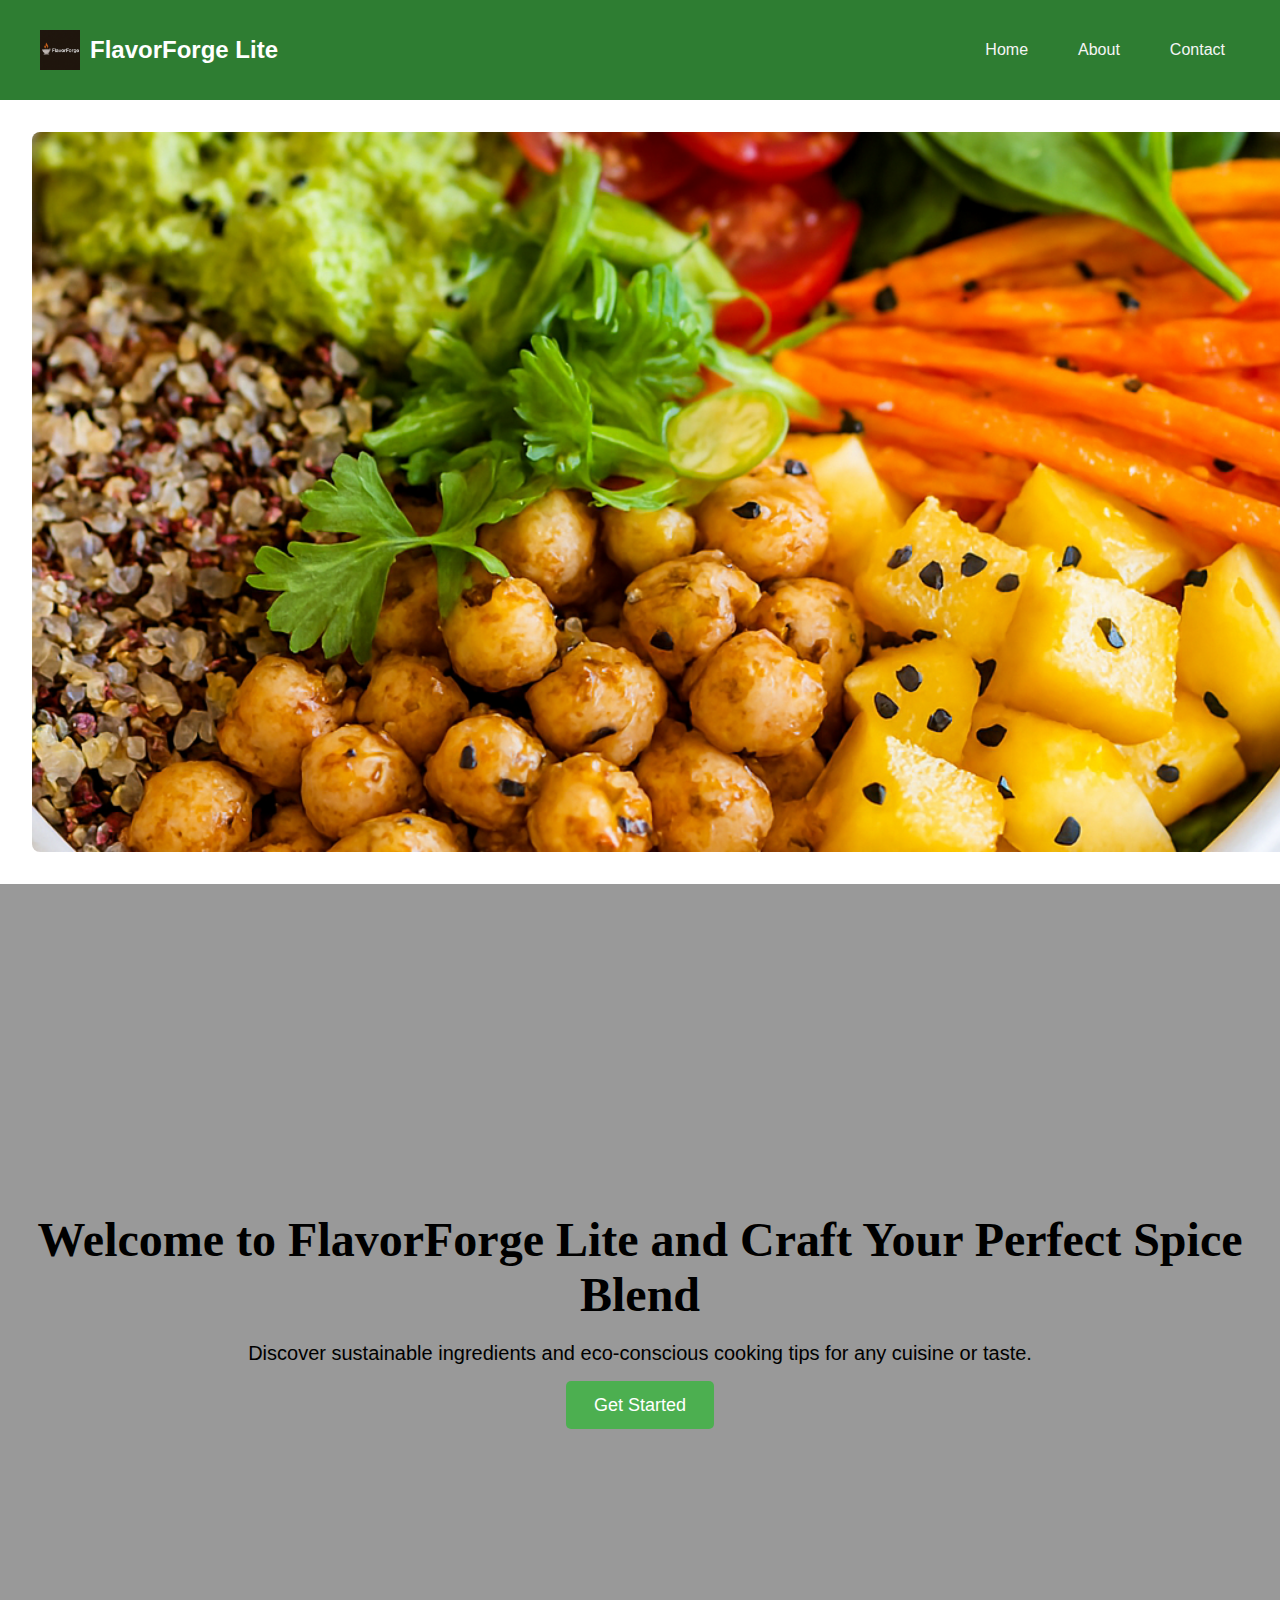
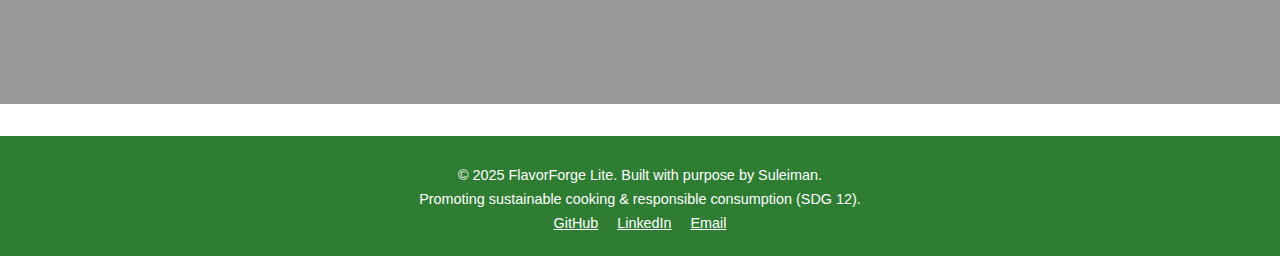
<file: index.html>
<!DOCTYPE html>
<html lang="en">
<head>
  <meta charset="UTF-8" />
  <meta name="viewport" content="width=device-width, initial-scale=1.0" />
  <title>FlavorForge Lite</title>
  <link rel="stylesheet" href="css/styles.css" />
</head>
<body>
  <header>
    <div class="logo">
      <img src="images/logo.png" alt="FlavorForge Logo" />
      <h1>FlavorForge Lite</h1>
    </div>  
    <nav>
      <ul>
        <li><a href="index.html">Home</a></li>
        <li><a href="about.html">About</a></li>
        <li><a href="contact.html">Contact</a></li>
      </ul>
    </nav>
  </header>

<section class="slider">
  <img
  id="slider-img"
  src="images/image1.png"
 
  sizes="(max-width: 768px) 100vw, (max-width: 1200px) 80vw, 60vw"
  alt="Sustainable Dish"
/>
</section>

 <section class="hero">
      <div class="hero-content">
        <h2>Welcome to FlavorForge Lite and Craft Your Perfect Spice Blend</h2>
        <p>Discover sustainable ingredients and eco-conscious cooking tips for any cuisine or taste.</p>
        <a href="contact.html" class="cta-button">Get Started</a>
      </div>
    </section>
    
  <footer>
  <div class="footer-content">
    <p>&copy; 2025 FlavorForge Lite. Built with purpose by Suleiman.</p>
    <p>Promoting sustainable cooking & responsible consumption (SDG 12).</p>
    <div class="social-links">
      <a href="https://github.com/yourusername" target="_blank">GitHub</a>
      <a href="https://linkedin.com/in/yourprofile" target="_blank">LinkedIn</a>
      <a href="mailto:contact@flavorforge.com">Email</a>
    </div>
  </div>
</footer>

 <script src="js/script.js"></script>
 
</body>
</html>
</file>
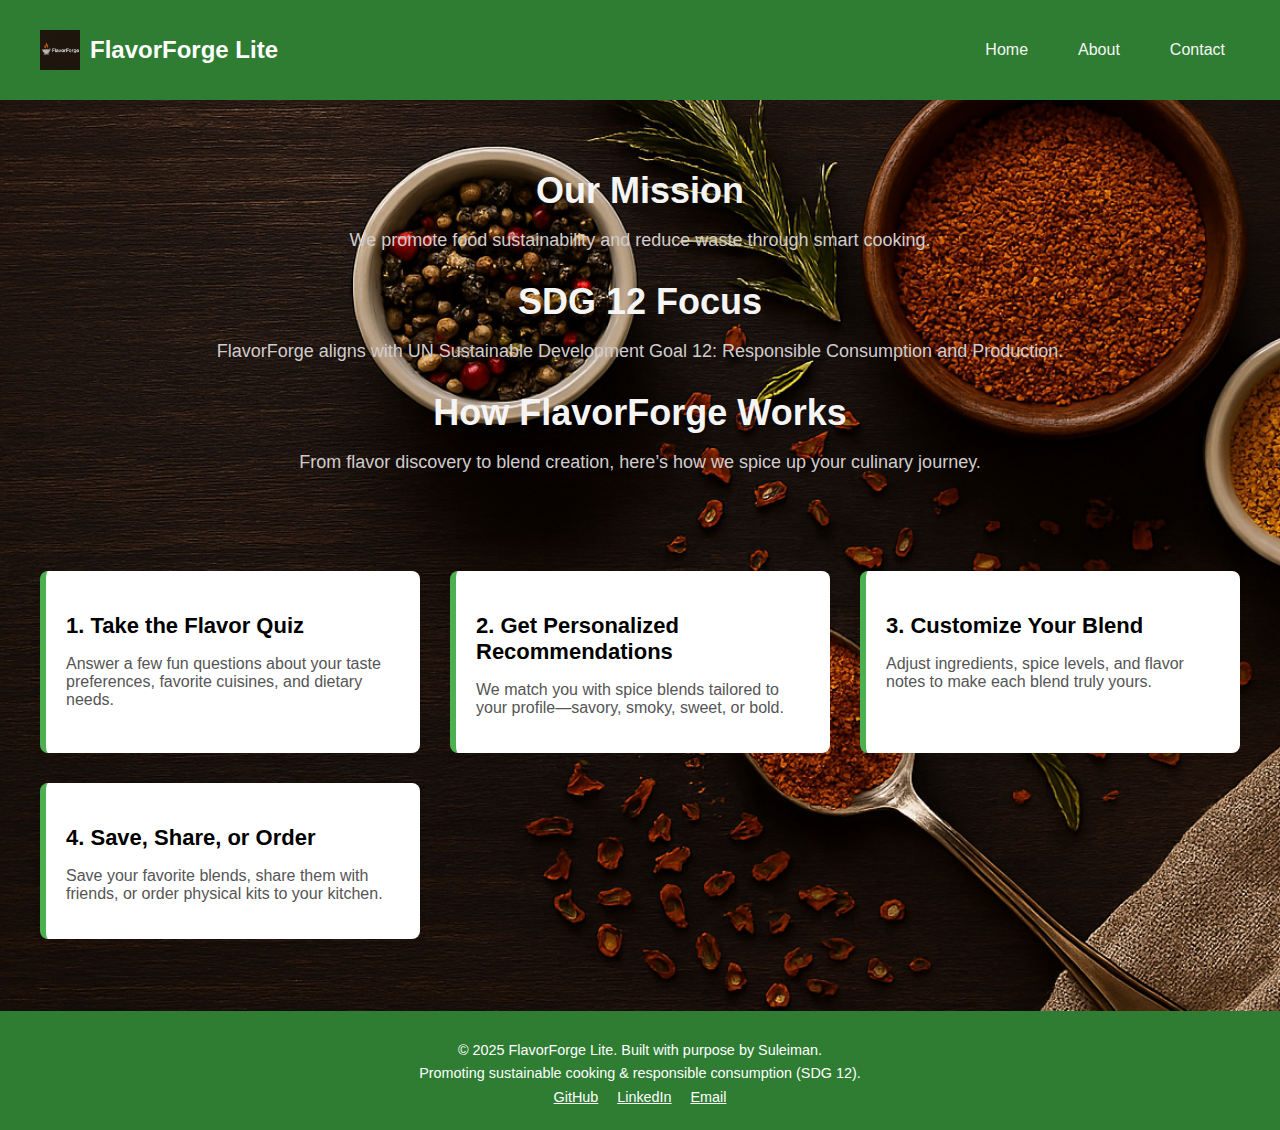
<file: about.html>
<!DOCTYPE html>
<html lang="en">
<head>
  <meta charset="UTF-8" />
  <meta name="viewport" content="width=device-width, initial-scale=1.0" />
  <title>About - FlavorForge Lite</title>
  <link rel="stylesheet" href="css/styles.css" />
  <style>
    body {
      background: url('images/b-g.png') no-repeat center center/cover;
      
        }
  </style>  
</head>
<body>
  <header>
    <div class="logo">
      <img src="images/logo.png" alt="FlavorForge Logo" />
      <h1>FlavorForge Lite</h1>
    </div>  
    <nav>
      <ul>
        <li><a href="index.html">Home</a></li>
        <li><a href="about.html">About</a></li>
        <li><a href="contact.html">Contact</a></li>
      </ul>
    </nav>
  </header>


<section class="intro">
    <h2>Our Mission</h2>
    <p>We promote food sustainability and reduce waste through smart cooking.</p>
    <h2>SDG 12 Focus</h3>
    <p>FlavorForge aligns with UN Sustainable Development Goal 12: Responsible Consumption and Production.</p>

    <h2>How FlavorForge Works</h2>
      <p>From flavor discovery to blend creation, here’s how we spice up your culinary journey.</p>
    </section>

    <section class="steps">
      <div class="step">
        <h3>1. Take the Flavor Quiz</h3>
        <p>Answer a few fun questions about your taste preferences, favorite cuisines, and dietary needs.</p>
      </div>

      <div class="step">
        <h3>2. Get Personalized Recommendations</h3>
        <p>We match you with spice blends tailored to your profile—savory, smoky, sweet, or bold.</p>
      </div>

      <div class="step">
        <h3>3. Customize Your Blend</h3>
        <p>Adjust ingredients, spice levels, and flavor notes to make each blend truly yours.</p>
      </div>

      <div class="step">
        <h3>4. Save, Share, or Order</h3>
        <p>Save your favorite blends, share them with friends, or order physical kits to your kitchen.</p>
      </div>
    </section>
  <footer>
  <div class="footer-content">
    <p>&copy; 2025 FlavorForge Lite. Built with purpose by Suleiman.</p>
    <p>Promoting sustainable cooking & responsible consumption (SDG 12).</p>
    <div class="social-links">
      <a href="https://github.com/yourusername" target="_blank">GitHub</a>
      <a href="https://linkedin.com/in/yourprofile" target="_blank">LinkedIn</a>
      <a href="mailto:contact@flavorforge.com">Email</a>
    </div>
  </div>
</footer>

</body>
</html>
</file>
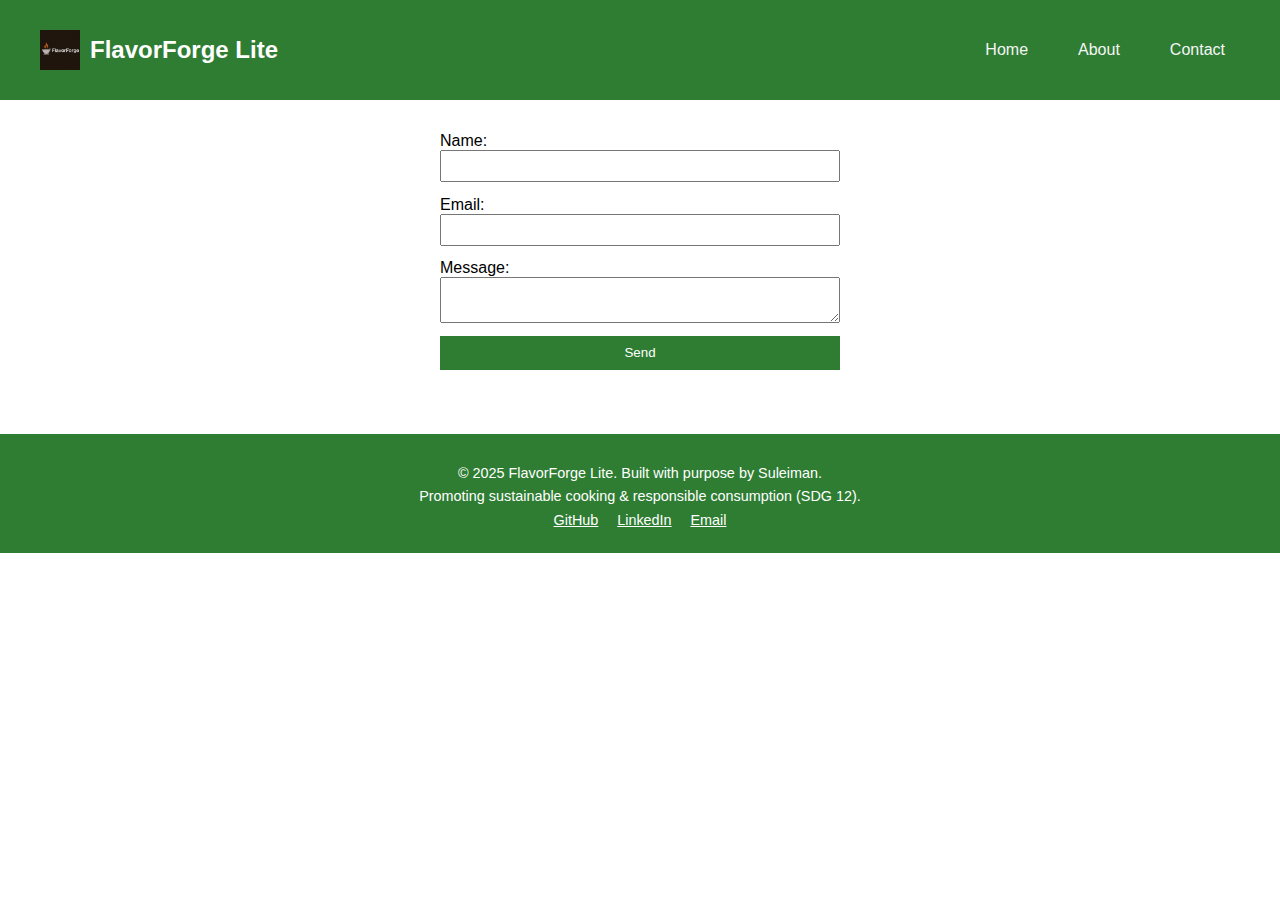
<file: contact.html>
<!DOCTYPE html>
<html lang="en">
<head>
  <meta charset="UTF-8" />
  <meta name="viewport" content="width=device-width, initial-scale=1.0" />
  <title>Contact - FlavorForge Lite</title>
  <link rel="stylesheet" href="css/styles.css" />
</head>
<body>
  <header>
    <div class="logo">
      <img src="images/logo.png" alt="FlavorForge Logo" />
      <h1>FlavorForge Lite</h1>
    </div>  
    <nav>
      <ul>
        <li><a href="index.html">Home</a></li>
        <li><a href="about.html">About</a></li>
        <li><a href="contact.html">Contact</a></li>
      </ul>
    </nav>
  </header>


  <section class="contact">
    <form id="contact-form">
      <label for="name">Name:</label>
      <input type="text" id="name" required />

      <label for="email">Email:</label>
      <input type="email" id="email" required />

      <label for="message">Message:</label>
      <textarea id="message" required></textarea>

      <button type="submit">Send</button>
    </form>
  </section>
  
<footer>
  <div class="footer-content">
    <p>&copy; 2025 FlavorForge Lite. Built with purpose by Suleiman.</p>
    <p>Promoting sustainable cooking & responsible consumption (SDG 12).</p>
    <div class="social-links">
      <a href="https://github.com/yourusername" target="_blank">GitHub</a>
      <a href="https://linkedin.com/in/yourprofile" target="_blank">LinkedIn</a>
      <a href="mailto:contact@flavorforge.com">Email</a>
    </div>
  </div>
</footer>

  <script src="js/script.js"></script>
</body>
</html>
</file>
<file: css/styles.css>
body {
  font-family: Arial, sans-serif;
  margin: 0;
  padding: 0;
}

header {
  background: #2e7d32;
  color: white;
  display: flex;
  justify-content: space-between;
  align-items: center;
  padding: 20px 40px;
  text-align: center;
}

.logo {
  display: flex;
  align-items: center;
}

.logo img {
  width: 40px;
  margin-right: 10px;
}

.logo h1 {
  font-size: 24px;
  color: #fff;
}

nav ul {
  display: flex;
  gap: 20px;
  list-style: none;
}

nav ul li a {
  color: whitesmoke;
  text-decoration: none;
  padding: 10px 15px;
  transition: background-color 0.3s ease, color 0.3s ease;
}

nav ul li a:hover {
  background-color: #4CAF50;
  color: white;
  border-radius: 6px;
}

section {
  padding: 2em;
}

.slider {
  width: 100%;
  max-width: 1920px;
  margin: auto;
  overflow: hidden;
}

/*Slider section*/
.slider img {
  width: 100%;
  height: auto;
  object-fit: cover;
  display: block;
  border-radius: 8px;
  aspect-ratio: 16 / 9;
}

/* Hero section */
.hero {
  display: flex;
  align-items: center;
  justify-content: center;
  height: calc(100vh - 80px);
  text-align: center;
  padding: 0 20px;
  background-color: rgba(0, 0, 0, 0.4);
}

.hero-content h2 {
  font-size: 48px;
  font-family: Georgia, serif;
  margin-bottom: 20px;
}

.hero-content p {
  font-size: 20px;
  margin-bottom: 30px;
}

.cta-button {
  background-color: #4CAF50;
  color: white;
  padding: 14px 28px;
  font-size: 18px;
  text-decoration: none;
  border-radius: 5px;
  transition: background-color 0.3s ease;
}

.cta-button:hover {
  background-color: #45a049;
}

form {
  display: flex;
  flex-direction: column;
  max-width: 400px;
  margin: auto;
}

input, textarea {
  margin-bottom: 1em;
  padding: 0.5em;
}

button {
  background: #2e7d32;
  color: white;
  border: none;
  padding: 0.7em;
  cursor: pointer;
}

@media (max-width: 600px) {
  nav a {
    display: block;
    margin: 0.5em 0;
  }
}

/* HOW IT WORKS */

.intro {
  text-align: center;
  padding: 40px 20px;
}

.intro h2 {
  font-size: 36px;
  margin-bottom: 10px;
  color: whitesmoke
}

.intro p {
  font-size: 18px;
  color: #d1cccc;
}

.steps {
  display: grid;
  grid-template-columns: repeat(auto-fit, minmax(280px, 1fr));
  gap: 30px;
  padding: 40px;
}

.step {
  background-color: #fff;
  border-left: 6px solid #4CAF50;
  padding: 20px;
  border-radius: 8px;
  box-shadow: 0 4px 8px rgba(0,0,0,0.05);
}

.step h3 {
  font-size: 22px;
  margin-bottom: 10px;
}

.step p {
  font-size: 16px;
  color: #555;
}


footer {
  background-color: #2e7d32;
  color: white;
  text-align: center;
  padding: 1.5em 1em;
  margin-top: 2em;
}

.footer-content p {
  margin: 0.5em 0;
  font-size: 0.9em;
}

.social-links a {
  margin: 0 0.5em;
  color: #fff;
  text-decoration: underline;
  font-size: 0.9em;
}

.social-links a:hover {
  color: #c8e6c9;
}
</file>
